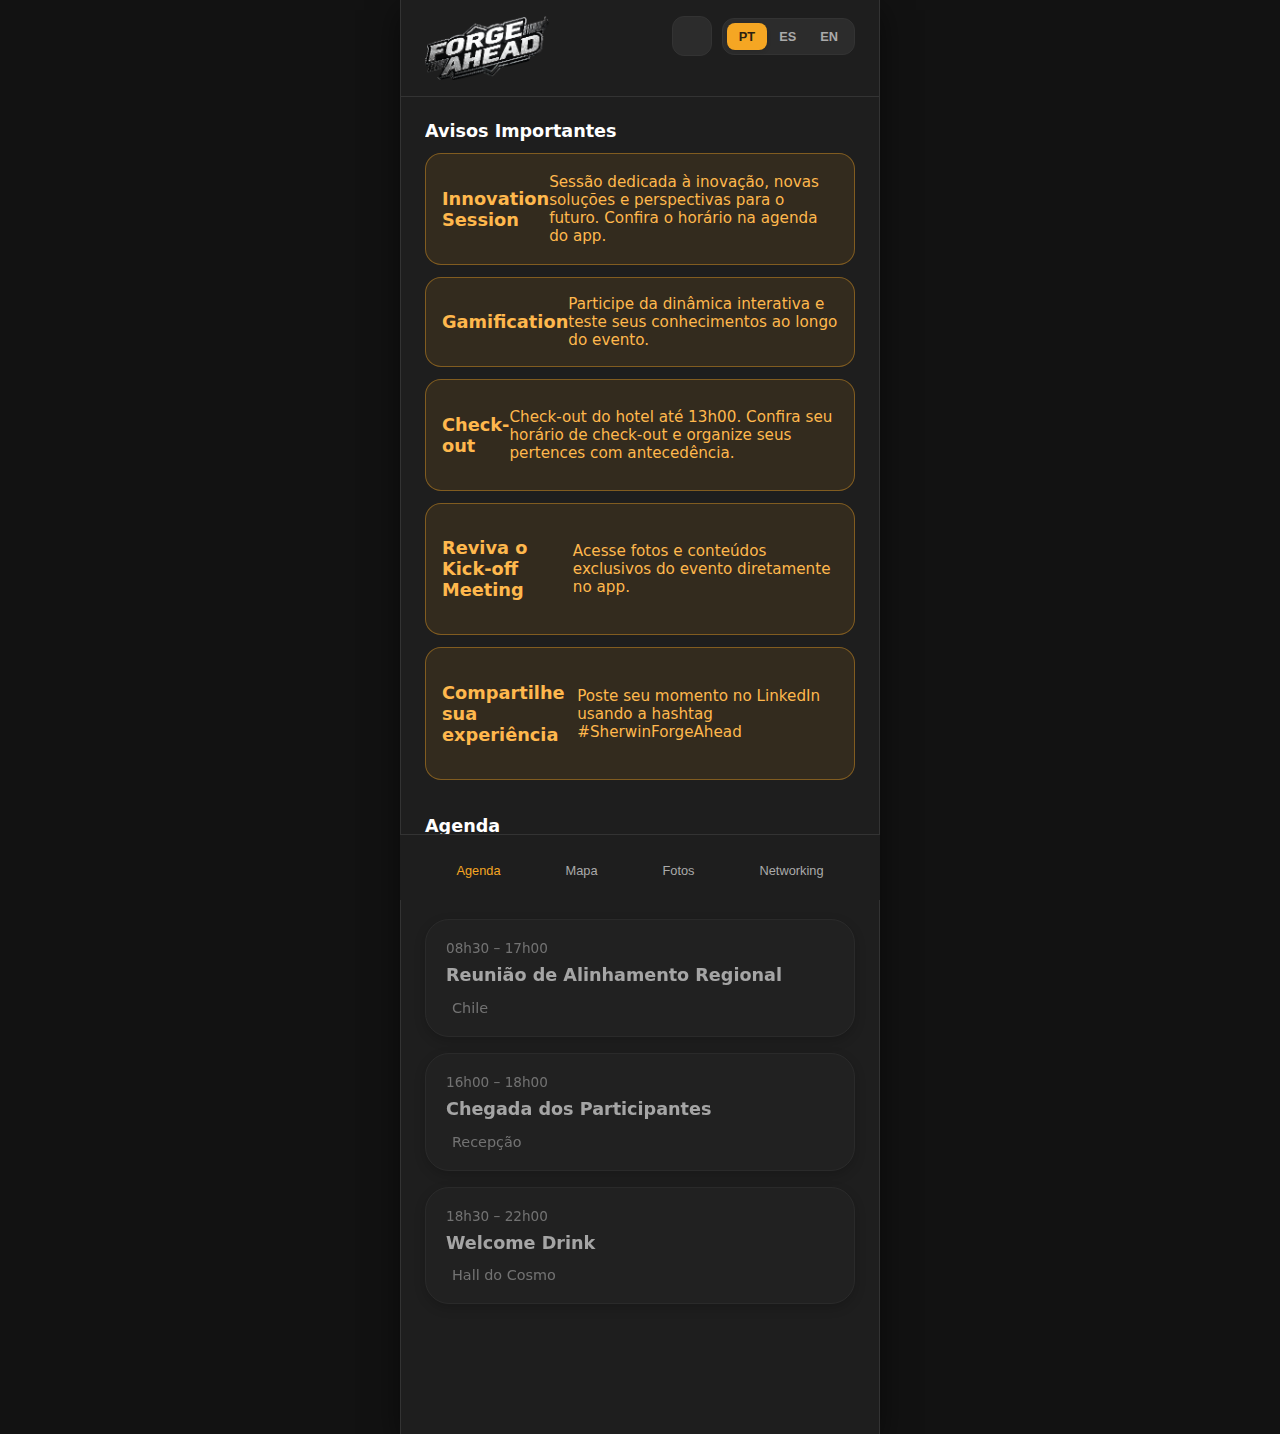
<file: app.html>
<!doctype html>
<html lang="pt-BR">

<head>
  <meta charset="utf-8" />
  <meta name="viewport" content="width=device-width, initial-scale=1, viewport-fit=cover" />
  <title>Kick-Off Meeting Sherwin Willians</title>

  <meta name="description" content="App do Kick-Off Meeting Sherwin Willians." />
  <meta name="theme-color" content="#f5a623" />
  <link rel="apple-touch-icon" sizes="180x180" href="./icons/icon-192.svg" />

  <link rel="manifest" href="./manifest.webmanifest" />
  <link rel="icon" type="image/svg+xml" href="./icons/icon-192.svg" />

  <link rel="preconnect" href="https://fonts.googleapis.com" />
  <link rel="preconnect" href="https://fonts.gstatic.com" crossorigin />
  <link href="https://fonts.googleapis.com/css2?family=Inter:wght@300;400;500;600;700&display=swap" rel="stylesheet" />
  <script src="https://unpkg.com/lucide@latest"></script>
  <script src="https://cdnjs.cloudflare.com/ajax/libs/pdf.js/3.11.174/pdf.min.js"></script>
  <script>
    // Define worker path for PDF.js
    pdfjsLib.GlobalWorkerOptions.workerSrc = 'https://cdnjs.cloudflare.com/ajax/libs/pdf.js/3.11.174/pdf.worker.min.js';
  </script>

  <script>
    (function () {
      const BUILD = '5';
      try {
        const url = new URL(window.location.href);
        const force = url.searchParams.get('forceUpdate') === '1';
        const key = 'app_build';
        const prev = localStorage.getItem(key);

        if (force || prev !== BUILD) {
          localStorage.setItem(key, BUILD);
          const tasks = [];

          if ('caches' in window) {
            tasks.push(
              caches.keys().then((keys) => Promise.all(keys.map((k) => caches.delete(k))))
            );
          }

          if ('serviceWorker' in navigator) {
            tasks.push(
              navigator.serviceWorker.getRegistrations().then((regs) => Promise.all(regs.map((r) => r.unregister())))
            );
          }

          Promise.allSettled(tasks).finally(() => {
            url.searchParams.delete('forceUpdate');
            url.searchParams.set('v', BUILD);
            url.searchParams.set('reload', String(Date.now()));
            window.location.replace(url.toString());
          });
          return;
        }

        if (url.searchParams.get('v') !== BUILD) {
          url.searchParams.set('v', BUILD);
          window.location.replace(url.toString());
        }
      } catch (e) { }
    })();
  </script>

  <link rel="stylesheet" href="./styles.css?v=5" />
</head>

<body class="home-page">
  <main class="app-shell">
    <section class="app-card" aria-label="Kick-Off Meeting Sherwin Willians">
      <header class="home-header">
        <div class="home-header-main">
          <div class="home-title-block">
            <div class="home-logo-wrapper" aria-hidden="true">
              <img src="./assets/logos/forge-ahead.png" alt="FORGE Ahead" class="home-logo" />
            </div>
            <h1 class="home-title" data-i18n="homeTitle" hidden>Kick-Off Meeting Sherwin Willians</h1>
            <p class="home-date" data-i18n="homeDate" hidden>11-14 de Março, 2026</p>
          </div>
          <div class="home-header-controls">
            <button class="theme-toggle" type="button" aria-label="Alternar tema claro/escuro">
              <span class="theme-toggle-icon" aria-hidden="true">
                <i data-lucide="moon"></i>
              </span>
            </button>
            <div class="lang-switcher" role="tablist" aria-label="Selecionar idioma">
              <button class="lang-pill is-active" type="button" role="tab" aria-selected="true">PT</button>
              <button class="lang-pill" type="button" role="tab" aria-selected="false">ES</button>
              <button class="lang-pill" type="button" role="tab" aria-selected="false">EN</button>
            </div>
          </div>
        </div>
      </header>

      <div class="content-container">
        <section class="home-section" data-view="agenda">
          <!-- Notices Section Moved Inside Agenda -->
          <div class="notices-section">
            <header class="section-header notices-header">
              <h2 class="section-title" data-i18n="noticesTitle">Avisos Importantes</h2>
              <button type="button" class="notices-toggle" aria-label="Expandir/Recolher avisos">
                <i data-lucide="chevron-down"></i>
              </button>
            </header>
            <div class="announcement-list" id="announcement-list"></div>
          </div>

          <header class="section-header">
            <h2 class="section-title" data-i18n="agendaTitle">Agenda</h2>
          </header>
          <div class="day-tabs" role="tablist" aria-label="Selecionar dia da agenda">
            <button class="day-pill" type="button" role="tab" aria-selected="false" data-day="sunday"
              data-i18n="sunday">
              Domingo
            </button>
            <button class="day-pill is-active" type="button" role="tab" aria-selected="true" data-day="monday"
              data-i18n="monday">
              Segunda
            </button>
            <button class="day-pill" type="button" role="tab" aria-selected="false" data-day="tuesday"
              data-i18n="tuesday">
              Terça
            </button>
            <button class="day-pill" type="button" role="tab" aria-selected="false" data-day="wednesday"
              data-i18n="wednesday">
              Quarta
            </button>
          </div>

          <div class="schedule-list" id="schedule-list" aria-live="polite">
            <!-- Conteúdo da agenda é preenchido via JavaScript para cada dia -->
          </div>
        </section>

        <section class="home-section is-hidden" data-view="mapa">


          <div class="map-viewer-container">
            <div class="zoom-indicator">100%</div>
            <div class="canvas-wrapper">
              <canvas id="pdf-render"></canvas>
            </div>
            <div class="map-controls">
              <button type="button" class="map-control-btn" id="zoom-in" aria-label="Zoom In">
                <i data-lucide="zoom-in"></i>
              </button>
              <button type="button" class="map-control-btn" id="zoom-out" aria-label="Zoom Out">
                <i data-lucide="zoom-out"></i>
              </button>
            </div>
          </div>

          <div class="locations-section">
            <h3 class="section-subtitle" data-i18n="locationsTitle">Locais</h3>
            <div class="locations-grid" id="locations-grid">
              <!-- JS rendered cards -->
            </div>
          </div>
        </section>

        <section class="home-section is-hidden" data-view="fotos">

          <div class="day-tabs photo-tabs" role="tablist" aria-label="Filtrar fotos por dia">
            <button class="day-pill is-active" type="button" role="tab" data-photo-day="all" data-i18n="allPhotos">
              Todos
            </button>
            <button class="day-pill" type="button" role="tab" data-photo-day="monday" data-i18n="monday">
              Segunda
            </button>
            <button class="day-pill" type="button" role="tab" data-photo-day="tuesday" data-i18n="tuesday">
              Terça
            </button>
            <button class="day-pill" type="button" role="tab" data-photo-day="wednesday" data-i18n="wednesday">
              Quarta
            </button>
          </div>

          <div class="photos-grid" id="photos-grid">
            <!-- JS Rendered Content -->
          </div>
        </section>

        <section class="home-section is-hidden" data-view="networking">
          <header class="section-header">
            <div class="section-title-wrap">
              <h2 class="section-title" data-i18n="networkingTitle">Networking</h2>
              <span class="networking-counter" id="networking-counter"></span>
            </div>
          </header>

          <div class="search-bar-container">
            <div class="search-input-wrapper">
              <i data-lucide="search" class="search-icon"></i>
              <input type="text" id="networking-search" class="search-input" placeholder="Buscar por nome ou país..."
                data-i18n-placeholder="searchPlaceholder">
            </div>
          </div>

          <div class="networking-list" id="networking-list">
            <!-- JS Rendered Participants -->
          </div>
        </section>
        <nav class="bottom-nav" aria-label="Navegação principal do app">
          <button class="bottom-nav-item is-active" type="button" data-view-target="agenda">
            <span class="bottom-nav-icon" aria-hidden="true">
              <i data-lucide="calendar"></i>
            </span>
            <span class="bottom-nav-label" data-i18n="navAgenda">Agenda</span>
          </button>
          <button class="bottom-nav-item" type="button" data-view-target="mapa">
            <span class="bottom-nav-icon" aria-hidden="true">
              <i data-lucide="map"></i>
            </span>
            <span class="bottom-nav-label" data-i18n="navMap">Mapa</span>
          </button>
          <button class="bottom-nav-item" type="button" data-view-target="fotos">
            <span class="bottom-nav-icon" aria-hidden="true">
              <i data-lucide="image"></i>
            </span>
            <span class="bottom-nav-label" data-i18n="navPhotos">Fotos</span>
          </button>
          <button class="bottom-nav-item" type="button" data-view-target="networking">
            <span class="bottom-nav-icon" aria-hidden="true">
              <i data-lucide="users"></i>
            </span>
            <span class="bottom-nav-label" data-i18n="navNetworking">Networking</span>
          </button>
        </nav>
      </div>
    </section>

    <dialog id="app-modal" class="modal app-modal">
      <div class="modal-content">
        <header class="modal-header">
          <h3 id="modal-title" class="modal-title"></h3>
          <button type="button" class="modal-close" aria-label="Fechar modal">
            <i data-lucide="x"></i>
          </button>
        </header>
        <div class="modal-body">
          <p id="modal-description" class="modal-description"></p>
          <p id="modal-participants" class="modal-participants"></p>
          <div class="modal-info">
            <div id="modal-time" class="modal-meta-row modal-time">
              <span class="modal-meta-icon" aria-hidden="true"><i data-lucide="clock"></i></span>
              <span id="modal-time-text"></span>
            </div>
            <div id="modal-location" class="modal-meta-row modal-location">
              <span class="modal-meta-icon" aria-hidden="true"><i data-lucide="map-pin"></i></span>
              <span id="modal-location-text"></span>
            </div>
          </div>
        </div>
        <div id="modal-actions" class="modal-actions"></div>
      </div>
    </dialog>
  </main>

  <script src="https://unpkg.com/@supabase/supabase-js@2/dist/umd/supabase.js"></script>
  <script src="./app.js?v=5" type="module"></script>
</body>

</html>
</file>
<file: styles.css>
:root {
  /* Light Mode (default) */
  --color-bg: #f9f9f9;
  /* Lighter background for the main page */
  --color-bg-card: #ffffff;
  --color-bg-alt: #f0f0f0;

  --color-primary: #f0a500;
  /* Adjusted orange */
  --color-primary-soft: rgba(240, 165, 0, 0.1);
  --color-primary-border: rgba(240, 165, 0, 0.3);

  --color-text-main: #1a1a1a;
  --color-text-muted: #666666;
  --color-text-on-primary: #2b2010;

  --color-nav-bg: #ffffff;
  --color-nav-border: #eeeeee;

  --color-tab-bg: #f5f5f5;
  --color-tab-text: #666666;

  --shadow-soft: 0 4px 12px rgba(0, 0, 0, 0.05);
  --shadow-card: 0 1px 3px rgba(0, 0, 0, 0.05);

  --radius-lg: 24px;
  --radius-md: 16px;
  --radius-sm: 8px;
  --radius-sm: 8px;
  --radius-full: 999px;

  --space-1: 4px;
  --space-2: 8px;
  --space-3: 12px;
  --space-4: 16px;
  --space-5: 20px;
  --space-6: 24px;
  --space-8: 32px;


  --font-sans: 'Inter', system-ui, -apple-system, sans-serif;
}

/* Dark Mode Override */
body.dark-mode {
  --color-bg: #121212;
  --color-bg-card: #1e1e1e;
  --color-bg-alt: #2c2c2c;

  --color-primary: #f5a623;
  /* Brighter orange from reference */
  --color-primary-soft: rgba(245, 166, 35, 0.15);
  --color-primary-border: rgba(245, 166, 35, 0.5);

  --color-text-main: #ffffff;
  --color-text-muted: #aaaaaa;

  --color-nav-bg: #1e1e1e;
  --color-nav-border: #333333;

  --color-tab-bg: #2c2c2c;
  --color-tab-text: #888888;

  --shadow-soft: 0 10px 30px rgba(0, 0, 0, 0.5);
  --shadow-card: 0 4px 12px rgba(0, 0, 0, 0.3);
}

/* Scrollbar styling - Hidden for native app feel */
::-webkit-scrollbar {
  width: 0px;
  height: 0px;
  background: transparent;
  display: none;
}

* {
  scrollbar-width: none;
  -ms-overflow-style: none;
}

* {
  box-sizing: border-box;
}

html,
body {
  margin: 0;
  padding: 0;
  height: 100%;
  font-family: var(--font-sans);
  background-color: var(--color-bg);
  color: var(--color-text-main);
}

body {
  background-color: var(--color-bg);
  color: var(--color-text-main);
  transition: background-color 0.3s ease, color 0.3s ease;
  -webkit-font-smoothing: antialiased;
}

/* App Shell - The outer wrapper */
.app-shell {
  min-height: 100%;
  width: 100vw;
  display: flex;
  justify-content: center;
  align-items: stretch;
  background-color: var(--color-bg);
}

/* Home page specific shell overrides -> Mobile full width */
.home-page .app-shell {
  align-items: stretch;
  justify-content: center;
  padding: 0;
}

/* Remove the old isolated login-card styles but keep the decorative element if desired */
/* Main App Card - Unified Container */
.app-card {
  width: 100%;
  max-width: 480px;
  min-height: 100vh;
  /* Fallback */
  min-height: 100dvh;
  margin: 0 auto;
  background: var(--color-bg-card);
  box-shadow: var(--shadow-soft);
  display: flex;
  flex-direction: column;
  position: relative;
  background: var(--color-bg-card);
}

/* Login specific overrides */
/* Login specific overrides */
.app-card.login-mode {
  padding: 80px 24px 40px;
  /* Reduced side padding for mobile to 24px */
  justify-content: flex-start;
  /* Aligns content to top instead of center */
  gap: 24px;
  overflow-y: auto;

  /* New Full Screen Background Style */
  background-image: url('./assets/backgrounds/login-bg.jpg');
  background-size: cover;
  background-position: center;
  background-color: #1a1a1a;
  border: none;
  box-shadow: none;
}

/* Optional: Add a subtle decorative element for login to make it pop */
/* Removed previous pseudo-element as the background image handles the design */

@media (min-width: 480px) {
  .app-card {
    min-height: 100vh;
    /* Keep full height on desktop */
    border-radius: 0;
    /* Remove border-radius for main app card on desktop */
    margin: 0 auto;
    /* No external margins for main app card */
    border-left: 1px solid var(--color-nav-border);
    border-right: 1px solid var(--color-nav-border);
  }

  /* Login behaves same as App on desktop: Full strip */
  /* Login specific overrides for desktop - ensuring it respects the mobile card shape */
  .app-card.login-mode {
    /* Reset to mobile app width */
    max-width: 480px;
    width: 100%;
    /* Restore borders to match app-card if they were unset by base login-mode */
    border-left: 1px solid var(--color-nav-border);
    border-right: 1px solid var(--color-nav-border);
    /* Ensure it's centered */
    margin: 0 auto;
  }
}

/* Scrollable Content Area */
/* Scrollable Content Area */
.content-container {
  flex: 1 0 auto;
  /* Conteúdo cresce normalmente e deixa o scroll para o body */
  display: flex;
  flex-direction: column;
  padding: 24px 24px 0;
  overflow-y: visible;
}

/* Login specific text overrides */
.login-mode .login-subtitle-muted,
.login-mode .helper-text {
  color: #cccccc;
}

.login-mode label {
  color: #e0e0e0;
}

/* Style inputs for dark background */
.login-mode .field-with-icon {
  background: rgba(30, 30, 30, 0.6);
  border-color: rgba(255, 255, 255, 0.2);
  -webkit-backdrop-filter: blur(4px);
  backdrop-filter: blur(4px);
}

.login-mode .field-with-icon input {
  color: #ffffff;
}

.login-mode .field-with-icon input::placeholder {
  color: #888888;
}

.login-mode .field-icon svg {
  fill: #aaaaaa;
}

.login-mode .primary-button {
  background: linear-gradient(90deg, #ffb700 0%, #e68a00 100%);
  color: #000000;
  font-weight: 700;
  border: none;
}

.login-mode .link-button {
  color: #ffb700;
}

/* Footer copyright */
.login-footer {
  margin-top: auto;
  /* Pushes footer to the bottom */
  width: 100%;
  text-align: center;
  padding-bottom: 24px;
  /* Ensure safe distance from bottom edge */
}

.login-footer small {
  color: #666;
}

.login-header {
  display: flex;
  flex-direction: column;
  align-items: center;
  text-align: center;
  gap: 24px;
}

.login-logo-container img {
  width: 100%;
  max-width: 550px;
  height: auto;
  display: block;
}

/* Home (in-app) header */
/* Home (in-app) header */
/* Home (in-app) header */
.home-header {
  background: var(--color-bg-card);
  border-bottom: 1px solid var(--color-nav-border);
  flex-shrink: 0;
  z-index: 10;
  position: sticky;
  top: 0;
  min-height: 80px;
  /* Tallen it */
  display: flex;
  flex-direction: column;
  justify-content: center;
  /* Vertically center content */
  padding: 16px 24px;
}

/* ... existing code ... */

.bottom-nav {
  /* Position relative in flex flow */
  position: relative;
  bottom: auto;
  left: auto;
  right: auto;
  flex-shrink: 0;
  /* Prevent shrinking */

  width: 100%;
  padding: 12px 24px 24px;
  display: flex;
  align-items: center;
  justify-content: space-around;
  background: var(--color-bg-card);
  border-top: 1px solid var(--color-nav-border);
  z-index: 100;
  margin: 0;
}

.home-header-main {
  display: flex;
  align-items: flex-start;
  justify-content: space-between;
  gap: 16px;
}

.home-title-block {
  display: flex;
  flex-direction: column;
  gap: 4px;
}

.home-logo-wrapper {
  height: 64px;
  display: flex;
  align-items: center;
}

.home-logo {
  max-height: 64px;
  max-width: 180px;
  display: block;
}

.home-title {
  margin: 0;
  font-size: 1.5rem;
  line-height: 1.2;
  font-weight: 600;
  color: var(--color-text-main);
}

.home-date {
  margin: 4px 0 0;
  font-size: 0.95rem;
  color: var(--color-primary);
  font-weight: 500;
  white-space: nowrap;
}

.home-header-controls {
  display: inline-flex;
  align-items: center;
  gap: 10px;
}

.theme-toggle {
  width: 40px;
  height: 40px;
  border-radius: 12px;
  border: 1px solid var(--color-nav-border);
  background: var(--color-bg-alt);
  display: inline-flex;
  align-items: center;
  justify-content: center;
  cursor: pointer;
  color: var(--color-text-muted);
  padding: 0;
  transition: all 0.2s;
}

.theme-toggle:hover {
  background: var(--color-bg);
  color: var(--color-text-main);
}

.theme-toggle svg {
  width: 20px;
  height: 20px;
  stroke: currentColor;
  stroke-width: 2;
  fill: none;
}

.lang-switcher {
  display: inline-flex;
  align-items: center;
  padding: 4px;
  border-radius: 12px;
  background: var(--color-bg-alt);
  border: 1px solid var(--color-nav-border);
}

.lang-pill {
  border: none;
  background: transparent;
  color: var(--color-text-muted);
  font-size: 0.8rem;
  font-weight: 600;
  padding: 6px 12px;
  border-radius: 8px;
  cursor: pointer;
  transition: all 0.2s;
}

.lang-pill.is-active {
  background: var(--color-primary);
  color: var(--color-text-on-primary);
  box-shadow: 0 2px 4px rgba(0, 0, 0, 0.1);
}

.home-main {
  padding: 0 24px 24px;
  display: flex;
  flex-direction: column;
  gap: 24px;
  flex: 1 1 auto;
  overflow-y: auto;
  background: var(--color-bg-card);
  /* Ensure matches header */
}

.home-section {
  display: flex;
  flex-direction: column;
  gap: 12px;
  /* Account for taller mobile navbar with safe area */
  padding-bottom: calc(130px + env(safe-area-inset-bottom, 0px));
}

.section-header {
  display: flex;
  align-items: center;
  justify-content: space-between;
  margin-bottom: 4px;
}

.section-title-wrap {
  display: inline-flex;
  align-items: center;
  gap: 10px;
}

.section-title {
  margin: 0;
  font-size: 1.1rem;
  font-weight: 600;
  color: var(--color-text-main);
}

.section-icon {
  /* Replaced by inline SVG in HTML or just hidden/styled differently if needed. 
     Design shows icon is just next to text, not in a circle usually, but let's keep circle if it looks good or adjust.
     Reference image "Avisos Importantes" has a bell icon, no circle background visible, just color.
  */
  width: auto;
  height: auto;
  border: none;
  background: transparent;
  display: inline-flex;
  align-items: center;
  justify-content: center;
}

.section-icon svg {
  width: 20px;
  height: 20px;
  stroke: var(--color-primary);
  stroke-width: 2;
  fill: none;
}

.notices-section {
  margin-bottom: 24px;
  transition: all 0.3s ease;
  overflow: hidden;
}

.notices-header {
  display: flex;
  justify-content: space-between;
  align-items: center;
  margin-bottom: 12px;
}

.notices-toggle {
  background: none;
  border: none;
  color: var(--color-text-muted);
  cursor: pointer;
  padding: 4px;
  transition: transform 0.3s ease;
  display: flex;
  align-items: center;
  justify-content: center;
}

.notices-section.is-collapsed .announcement-list {
  display: none;
}

.notices-section.is-collapsed {
  margin-bottom: 16px;
  /* Smaller margin when collapsed */
}

.announcement-list {
  display: flex;
  flex-direction: column;
  gap: 12px;
  animation: fadeInDown 0.4s ease;
}

.announcement-card {
  border-radius: var(--radius-md);
  padding: 16px;
  border: 1px solid var(--color-primary-border);
  background: var(--color-primary-soft);
  font-size: 0.95rem;
  font-weight: 500;
  color: var(--color-primary);
  transition: all 0.2s;
  display: flex;
  align-items: center;
}

.announcement-card:active {
  transform: scale(0.98);
}

@keyframes fadeInDown {
  from {
    opacity: 0;
    transform: translateY(-10px);
  }

  to {
    opacity: 1;
    transform: translateY(0);
  }
}

/* Dark mode specific override for announcement cards */
body.dark-mode .announcement-card {
  background: rgba(245, 166, 35, 0.1);
  /* Very subtle orange tint on dark */
  border-color: rgba(245, 166, 35, 0.4);
  color: #ffb84d;
  /* Light orange text */
}

/* Specific styling for notice text if needed */
.announcement-card p {
  margin: 0;
  color: inherit;
}

.announcement-card p {
  margin: 0;
}

.day-tabs {
  margin-top: 0;
  display: flex;
  gap: 10px;
  /* background: transparent; Reference shows separation */
  padding: 0;
  border: none;
  overflow-x: auto;
  /* Hide scrollbar */
  scrollbar-width: none;
  -ms-overflow-style: none;
  cursor: grab;
  -webkit-user-select: none;
  -ms-user-select: none;
  user-select: none;
  /* Horizontal scroll via native overflow; touch-action removed for wider iOS support */
}

.day-tabs:active {
  cursor: grabbing;
}

.day-tabs::-webkit-scrollbar {
  display: none;
}

.day-pill {
  border: 1px solid var(--color-nav-border);
  background: var(--color-bg-alt);
  color: var(--color-tab-text);
  font-size: 0.95rem;
  font-weight: 500;
  padding: 10px 20px;
  border-radius: 12px;
  cursor: pointer;
  white-space: nowrap;
  flex: 1;
  /* Distribute evenly if possible, or auto */
  text-align: center;
  transition: all 0.2s;
}

.day-pill.is-active {
  background: var(--color-primary);
  color: #2b2010;
  /* Always dark text on orange pill */
  border-color: var(--color-primary);
  font-weight: 700;
  box-shadow: 0 4px 12px rgba(245, 166, 35, 0.4);
}

/* Dark mode active text override if needed */
body.dark-mode .day-pill.is-active {
  color: #1a1205;
}

.schedule-list {
  margin-top: 16px;
  display: flex;
  flex-direction: column;
  gap: 16px;
}

.session-card {
  border-radius: var(--radius-lg);
  padding: 20px;
  background: var(--color-bg-card);
  border: 1px solid var(--color-nav-border);
  box-shadow: var(--shadow-card);
  position: relative;
}

/* Dark mode session card: make it slightly lighter than bg-card if needed, or keeping it flat */
body.dark-mode .session-card {
  background: #242424;
  /* Distinct from #1e1e1e base */
  border-color: #333;
}

.session-header {
  display: flex;
  align-items: flex-start;
  justify-content: space-between;
  margin-bottom: 8px;
}

.session-time {
  font-size: 0.85rem;
  color: var(--color-text-muted);
  font-weight: 500;
}

.session-favorite-btn {
  background: transparent;
  border: none;
  padding: 4px;
  cursor: pointer;
  color: var(--color-text-muted);
  display: flex;
  align-items: center;
  justify-content: center;
}

.session-favorite-btn svg {
  width: 20px;
  height: 20px;
  fill: none;
  stroke: currentColor;
  stroke-width: 2;
}

.session-status {
  display: inline-flex;
  align-items: center;
  gap: 6px;
  font-size: 0.8rem;
  font-weight: 600;
  border-radius: 999px;
  padding: 4px 12px;
  /* Default "Agora" style matching image: Greenish */
  background: rgba(33, 145, 72, 0.15);
  color: #219148;
}

.session-status.session-status-next {
  background: rgba(240, 165, 0, 0.15);
  color: #b37b00;
  /* Darker orange for readability */
}

/* Dark mode adjustment for green - brighter */
body.dark-mode .session-status {
  background: rgba(33, 145, 72, 0.25);
  color: #50ff8c;
  border: 1px solid rgba(80, 255, 140, 0.2);
}

body.dark-mode .session-status.session-status-next {
  background: rgba(245, 166, 35, 0.25);
  color: #ffcf4a;
  border: 1px solid rgba(245, 166, 35, 0.2);
}

.session-card.is-finished {
  opacity: 0.6;
  filter: grayscale(0.5);
  background: var(--color-bg-alt);
  /* Slightly different bg to indicate inactive */
}

.session-status-dot {
  width: 6px;
  height: 6px;
  border-radius: 999px;
  background: currentColor;
}

.session-title {
  margin: 0 0 6px;
  font-size: 1.1rem;
  font-weight: 700;
  color: var(--color-text-main);
  line-height: 1.3;
}

.session-meta {
  display: inline-flex;
  align-items: center;
  gap: 6px;
  font-size: 0.9rem;
  color: var(--color-text-muted);
}

.session-meta-icon svg {
  width: 16px;
  height: 16px;
  stroke: var(--color-text-muted);
  stroke-width: 2;
  fill: none;
}

.bottom-nav {
  position: fixed;
  bottom: 0;
  left: 50%;
  transform: translateX(-50%);
  width: 100%;
  max-width: 480px;
  padding: 12px 24px calc(12px + env(safe-area-inset-bottom, 12px));
  display: flex;
  align-items: center;
  justify-content: space-around;
  background: var(--color-bg-card);
  border-top: 1px solid var(--color-nav-border);
  z-index: 100;
  /* High Z-index to stay on top */
  margin: 0;
  /* No margin auto needed */
}

.bottom-nav-item {
  border: none;
  background: transparent;
  display: inline-flex;
  flex-direction: column;
  align-items: center;
  justify-content: center;
  gap: 6px;
  padding: 10px 12px;
  border-radius: 12px;
  color: var(--color-text-muted);
  font-size: 0.8rem;
  font-weight: 500;
  cursor: pointer;
  transition: all 0.2s;
}

.bottom-nav-item.is-active {
  background: transparent;
  /* Design doesn't show background, just color change */
  color: var(--color-primary);
}

.bottom-nav-icon svg {
  width: 26px;
  height: 26px;
  stroke: currentColor;
  stroke-width: 2.2;
  fill: none;
}

/* Adjust for filled icons if design requires filled, looks like outlined in ref */

.is-hidden {
  display: none !important;
}

.app-content {
  font-size: 0.9rem;
  color: var(--color-text-main);
  display: flex;
  flex-direction: column;
  gap: 10px;
}

.login-subtitle-strong {
  margin: 0;
  text-transform: uppercase;
  font-size: 0.85rem;
  letter-spacing: 0.16em;
  color: var(--color-primary);
  font-weight: 600;
}

.login-subtitle-muted {
  margin: 4px 0 0;
  font-size: 0.9rem;
  color: var(--color-text-muted);
}

.login-form {
  display: flex;
  flex-direction: column;
  gap: 24px;
  width: 100%;
  max-width: 400px;
  margin: 0 auto;
  /* Center the form */
}

#reset-form {
  display: none;
}

.field-group {
  display: flex;
  flex-direction: column;
  gap: 8px;
}

.field-group label {
  font-size: 0.85rem;
  font-weight: 500;
  color: var(--color-text-muted);
}

.field-with-icon {
  position: relative;
  display: flex;
  align-items: center;
  gap: 12px;
  padding: 12px 16px;
  background: var(--color-bg-alt);
  border-radius: var(--radius-md);
  border: 1px solid var(--color-nav-border);
  box-shadow: inset 0 0 0 1px transparent;
}

.field-with-icon:focus-within {
  border-color: rgba(245, 166, 35, 0.8);
  box-shadow: 0 0 0 1px rgba(245, 166, 35, 0.6), 0 0 0 4px rgba(245, 166, 35, 0.15);
}

.field-icon svg {
  width: 18px;
  height: 18px;
  fill: var(--color-text-muted);
}

.field-icon {
  display: flex;
  align-items: center;
  justify-content: center;
}

.field-with-icon input {
  flex: 1;
  border: none;
  outline: none;
  background: transparent;
  color: var(--color-text-main);
  font-size: 0.95rem;
  line-height: 1.2;
  padding: 2px 0;
}

.field-with-icon input::placeholder {
  color: rgba(184, 170, 148, 0.8);
}

.password-field {
  padding-right: 6px;
}

.password-toggle {
  border: none;
  outline: none;
  background: transparent;
  display: inline-flex;
  align-items: center;
  justify-content: center;
  border-radius: 50%;
  padding: 4px;
  cursor: pointer;
  color: var(--color-text-muted);
}

.password-toggle:hover {
  background: rgba(255, 255, 255, 0.04);
}

.password-toggle svg {
  width: 18px;
  height: 18px;
  fill: currentColor;
}

.password-toggle .icon-hide {
  display: none;
}

.password-visible .password-toggle .icon-show {
  display: none;
}

.password-visible .password-toggle .icon-hide {
  display: block;
}

.password-visible input[type="password"] {
  -webkit-text-security: none;
}

.field-error {
  min-height: 0;
  font-size: 0.75rem;
  color: var(--color-error);
  margin: 2px 0 0;
}

.helper-text {
  margin: 0;
  font-size: 0.8rem;
  color: var(--color-text-muted);
}

.primary-button {
  margin-top: 12px;
  width: 100%;
  border: none;
  border-radius: var(--radius-md);
  padding: 14px 20px;
  background: linear-gradient(135deg, #ffcf4a, #f5a623);
  color: #3a250c;
  font-weight: 600;
  font-size: 0.98rem;
  cursor: pointer;
  display: inline-flex;
  align-items: center;
  justify-content: center;
  gap: 10px;
  box-shadow: 0 4px 14px rgba(0, 0, 0, 0.15);
  transition: transform var(--transition-fast), box-shadow var(--transition-fast), filter var(--transition-fast);
}

.primary-button:hover {
  filter: brightness(1.03);
  transform: translateY(-1px);
  box-shadow: 0 6px 20px rgba(0, 0, 0, 0.2);
}

.primary-button:active {
  transform: translateY(1px) scale(0.99);
  box-shadow: 0 2px 10px rgba(0, 0, 0, 0.15);
}

.primary-button:disabled {
  opacity: 0.7;
  cursor: default;
  transform: none;
  box-shadow: 0 12px 26px rgba(0, 0, 0, 0.5);
}

.button-spinner {
  width: 16px;
  height: 16px;
  border-radius: 999px;
  border: 2px solid rgba(58, 37, 12, 0.5);
  border-top-color: #3a250c;
  animation: spin 600ms linear infinite;
  display: none;
}

.primary-button.loading .button-spinner {
  display: inline-block;
}

.primary-button.loading .button-label {
  opacity: 0.85;
}

.link-button {
  margin-top: 4px;
  border: none;
  background: transparent;
  color: var(--color-primary);
  font-size: 0.85rem;
  text-decoration: none;
  cursor: pointer;
  align-self: center;
}

.link-button:hover {
  text-decoration: underline;
}

.info-box {
  margin-top: 24px;
  padding: 12px 14px;
  border-radius: var(--radius-md);
  border: 1px solid var(--color-primary-border);
  background: var(--color-primary-soft);
  font-size: 0.8rem;
  color: var(--color-text-main);
}

.info-box p {
  margin: 0;
}

.login-card.reset-mode #login-form {
  display: none;
}

.login-card.reset-mode #reset-form {
  display: flex;
}

.login-footer {
  margin-top: 4px;
  text-align: center;
  font-size: 0.75rem;
  color: var(--color-text-muted);
}

@keyframes spin {
  to {
    transform: rotate(360deg);
  }
}

@media (min-width: 480px) {
  .login-card {
    padding: 36px 32px 28px;
  }

  .login-title-group h1 {
    font-size: 1.7rem;
  }
}

@media (min-width: 768px) {
  .app-shell {
    padding: 0px;
  }

  .login-card {
    max-width: 440px;
  }
}

/* Modal / Bottom Sheet Styles */
.app-modal {
  border: none;
  background: transparent;
  padding: 0;
  margin: 0;
  width: 100%;
  height: 100%;
  max-width: 100%;
  max-height: 100%;
  position: fixed;
  z-index: 1000;
  /* display: flex; REMOVED to allow dialog to be hidden */
  align-items: flex-end;
  /* Bottom sheet */
  justify-content: center;
  -webkit-backdrop-filter: blur(4px);
  backdrop-filter: blur(4px);
  background-color: rgba(0, 0, 0, 0.6);
  opacity: 0;
  transition: opacity 0.3s ease;
}

.app-modal[open] {
  opacity: 1;
  display: flex;
}

/* Base Modal Content */
.modal-content {
  background: var(--color-bg-card);
  color: var(--color-text-main);
  width: 100%;
  max-width: 480px;
  /* Match app card width */
  border-radius: 24px 24px 0 0;
  padding: 24px;
  box-shadow: 0 -4px 24px rgba(0, 0, 0, 0.1);
  transform: translateY(100%);
  transition: transform 0.3s cubic-bezier(0.2, 0.8, 0.2, 1);
  display: flex;
  flex-direction: column;
  gap: 16px;
}

.app-modal[open] .modal-content {
  transform: translateY(0);
}

.modal-header {
  display: flex;
  justify-content: space-between;
  align-items: flex-start;
}

.modal-title {
  margin: 0;
  font-size: 1.25rem;
  font-weight: 700;
  line-height: 1.3;
  color: var(--color-text-main);
  padding-right: 16px;
}

.modal-close {
  background: transparent;
  border: none;
  color: #888;
  cursor: pointer;
  padding: 4px;
}

.modal-body {
  display: flex;
  flex-direction: column;
  gap: 8px;
}

.modal-time,
.modal-location {
  margin: 0;
  font-size: 0.9rem;
  color: var(--color-text-muted);
  font-weight: 500;
}

.modal-description {
  margin-top: 8px;
  font-size: 0.95rem;
  line-height: 1.5;
  color: var(--color-text-main);
  opacity: 0.9;
}

.modal-actions {
  display: flex;
  gap: 12px;
  margin-top: 8px;
}

.action-btn {
  flex: 1;
  padding: 12px;
  border-radius: 12px;
  border: none;
  font-weight: 600;
  font-size: 0.95rem;
  cursor: pointer;
  display: flex;
  align-items: center;
  justify-content: center;
  gap: 8px;
  transition: all 0.2s;
}

.btn-primary {
  background: var(--color-primary);
  color: #2b2010;
}

.btn-secondary {
  background: rgba(255, 255, 255, 0.1);
  color: #fff;
}

/* Hide ::backdrop because we handle it above for animation */
.app-modal::backdrop {
  background: transparent;
}

/* Map Tab Styling */
.map-header-block {
  margin-bottom: 24px;
}

.map-titles {
  display: flex;
  flex-direction: column;
}

.map-subtitle {
  margin: 4px 0 0;
  font-size: 0.95rem;
  color: var(--color-primary);
  font-weight: 500;
}

.map-viewer-container {
  background: var(--color-bg-alt);
  position: relative;
  overflow: hidden;
  height: 400px;
  display: flex;
  align-items: center;
  justify-content: center;
  border-top: 1px solid var(--color-nav-border);
  border-bottom: 1px solid var(--color-nav-border);
  margin: 0 -24px 24px -24px;
  width: calc(100% + 48px);
}

.canvas-wrapper {
  overflow: auto;
  width: 100%;
  height: 100%;
  display: block;
  -webkit-overflow-scrolling: touch;
  touch-action: pan-x pan-y;
  /* Allow default scroll behavior */
  cursor: grab;
}

.canvas-wrapper:active {
  cursor: grabbing;
}

.zoom-indicator {
  display: none;
  /* Hidden as requested */
  position: absolute;
  top: 16px;
  left: 16px;
  background: rgba(255, 255, 255, 0.9);
  color: var(--color-primary);
  padding: 6px 14px;
  border-radius: 20px;
  font-size: 0.85rem;
  font-weight: 700;
  z-index: 10;
  -webkit-backdrop-filter: blur(8px);
  backdrop-filter: blur(8px);
  border: 1px solid var(--color-nav-border);
  box-shadow: var(--shadow-card);
}

.map-controls {
  position: absolute;
  bottom: 16px;
  right: 16px;
  display: flex;
  flex-direction: column;
  gap: 10px;
  z-index: 10;
}

.map-control-btn {
  width: 48px;
  height: 48px;
  border-radius: 50%;
  background: #ffffff;
  color: var(--color-text-main);
  border: 1px solid var(--color-nav-border);
  display: flex;
  align-items: center;
  justify-content: center;
  cursor: pointer;
  box-shadow: 0 4px 12px rgba(0, 0, 0, 0.1);
  transition: all 0.2s cubic-bezier(0.25, 0.8, 0.25, 1);
}

.map-control-btn:active {
  transform: scale(0.92);
  transform: scale(0.92);
  background: var(--color-bg-alt);
  color: var(--color-primary);
}

.map-control-btn svg {
  width: 22px;
  height: 22px;
  stroke-width: 2.5;
}

.locations-section {
  display: flex;
  flex-direction: column;
  gap: 20px;
}

.locations-grid {
  display: grid;
  grid-template-columns: 1fr 1fr;
  gap: 16px;
}

.location-card {
  background: var(--color-bg-card);
  /* Default light card */
  border: 1px solid var(--color-nav-border);
  /* Subtle border */
  border-radius: var(--radius-md);
  padding: 20px;
  display: flex;
  flex-direction: column;
  align-items: flex-start;
  /* Left align for cleaner look */
  gap: 14px;
  cursor: pointer;
  transition: all 0.3s ease;
  box-shadow: 0 2px 8px rgba(0, 0, 0, 0.04);
  position: relative;
  overflow: hidden;
}

/* Optional hover glow effect */
.location-card::after {
  content: "";
  position: absolute;
  top: 0;
  left: 0;
  right: 0;
  bottom: 0;
  border-radius: var(--radius-md);
  box-shadow: inset 0 0 0 1px rgba(240, 165, 0, 0.0);
  transition: box-shadow 0.3s ease;
}

.location-card:hover {
  transform: translateY(-2px);
  box-shadow: 0 8px 24px rgba(0, 0, 0, 0.08);
  border-color: rgba(240, 165, 0, 0.5);
}

.location-card:hover::after {
  box-shadow: inset 0 0 0 1px rgba(240, 165, 0, 0.3);
}

.location-icon {
  width: 40px;
  height: 40px;
  display: flex;
  align-items: center;
  justify-content: center;
  border-radius: 50%;
  color: #ffb700;
  /* Primary Yellow/Orange */
  background: rgba(240, 165, 0, 0.1);
  color: var(--color-primary);
  /* Subtle glow bg */
  box-shadow: none;
}

.location-icon svg {
  width: 20px;
  height: 20px;
  stroke: currentColor;
  fill: none;
  stroke-width: 2.5;
}

.location-info {
  display: flex;
  flex-direction: column;
  gap: 4px;
}

.location-info h4 {
  margin: 0;
  font-size: 0.95rem;
  font-weight: 600;
  color: var(--color-text-main);
  /* Adaptive text */
  line-height: 1.3;
}

.location-info p {
  margin: 0;
  font-size: 0.8rem;
  color: var(--color-text-muted);
  /* Muted text */
  font-weight: 400;
}

/* Photos Grid & Cards */
.photos-grid {
  display: grid;
  grid-template-columns: repeat(2, 1fr);
  gap: 12px;
  padding-bottom: 24px;
}

.photo-card {
  aspect-ratio: 1;
  /* Square for now */
  background: var(--color-bg-alt);
  border-radius: var(--radius-md);
  position: relative;
  overflow: hidden;
  border: 1px solid var(--color-nav-border);
  box-shadow: var(--shadow-card);
}

.photo-placeholder {
  width: 100%;
  height: 100%;
  background: linear-gradient(135deg, #ddd 25%, #eee 25%, #eee 50%, #ddd 50%, #ddd 75%, #eee 75%, #eee 100%);
  background-size: 40px 40px;
  display: flex;
  align-items: center;
  justify-content: center;
  color: var(--color-text-muted);
  font-size: 0.8rem;
}

.photo-image-wrapper {
  width: 100%;
  height: 100%;
  overflow: hidden;
}

.photo-image {
  width: 100%;
  height: 100%;
  object-fit: cover;
  display: block;
}

.photo-download-btn {
  position: absolute;
  bottom: 8px;
  right: 8px;
  width: 36px;
  height: 36px;
  border-radius: 50%;
  background: rgba(0, 0, 0, 0.6);
  color: #fff;
  border: none;
  display: flex;
  align-items: center;
  justify-content: center;
  cursor: pointer;
  -webkit-backdrop-filter: blur(4px);
  backdrop-filter: blur(4px);
  transition: all 0.2s;
  opacity: 0.8;
}

.photo-download-btn:hover {
  background: var(--color-primary);
  color: #000;
  opacity: 1;
  transform: scale(1.05);
}

.photo-download-btn svg {
  width: 18px;
  height: 18px;
  stroke: currentColor;
  stroke-width: 2.5;
}

.photo-share-btn {
  position: absolute;
  bottom: 8px;
  right: 52px;
  /* Positioned to the left of download (8px right + 36px width + 8px gap) */
  width: 36px;
  height: 36px;
  border-radius: 50%;
  background: rgba(0, 0, 0, 0.6);
  color: #fff;
  border: none;
  display: flex;
  align-items: center;
  justify-content: center;
  cursor: pointer;
  -webkit-backdrop-filter: blur(4px);
  backdrop-filter: blur(4px);
  transition: all 0.2s;
  opacity: 0.8;
}

.photo-share-btn:hover {
  background: var(--color-primary);
  color: #000;
  transform: scale(1.05);
  opacity: 1;
}

.photo-share-btn svg {
  width: 16px;
  height: 16px;
  fill: currentColor;
  stroke: none;
}

/* Dark mode overrides */
body.dark-mode .photo-placeholder {
  background: linear-gradient(135deg, #333 25%, #3a3a3a 25%, #3a3a3a 50%, #333 50%, #333 75%, #3a3a3a 75%, #3a3a3a 100%);
  background-size: 40px 40px;
}

/* Map Dark Overrides */
body.dark-mode .map-viewer-container {
  background: #121212;
  border-color: rgba(255, 255, 255, 0.1);
}

/* Map Dark Overrides */
body.dark-mode .map-viewer-container {
  background: #121212;
  border-color: rgba(255, 255, 255, 0.1);
  box-shadow: var(--shadow-card);
}

body.dark-mode .location-card {
  background: linear-gradient(165deg, #2a2a2a, #1a1a1a);
  border-color: rgba(255, 255, 255, 0.08);
  box-shadow: 0 4px 12px rgba(0, 0, 0, 0.2);
}

body.dark-mode .location-icon {
  background: rgba(255, 183, 0, 0.1);
  color: #ffb700;
  box-shadow: 0 0 12px rgba(255, 183, 0, 0.1);
}

/* Modal Dark Override */
body.dark-mode .modal-content {
  box-shadow: 0 -8px 32px rgba(0, 0, 0, 0.6);
}

body.dark-mode .zoom-indicator {
  background: rgba(18, 18, 18, 0.85);
  color: #ffb700;
  border-color: rgba(255, 255, 255, 0.08);
}

body.dark-mode .map-control-btn {
  background: rgba(18, 18, 18, 0.9);
  color: #fff;
  border-color: rgba(255, 255, 255, 0.1);
  box-shadow: 0 4px 16px rgba(0, 0, 0, 0.4);
}

body.dark-mode .location-card:hover {
  transform: translateY(-4px);
  box-shadow: 0 8px 20px rgba(0, 0, 0, 0.3);
  border-color: rgba(240, 165, 0, 0.3);
}

/* Networking Section Styles */
.networking-counter {
  font-size: 0.9rem;
  color: var(--color-primary);
  font-weight: 600;
  margin-left: auto;
}

.search-bar-container {
  margin-bottom: 24px;
}

.search-input-wrapper {
  position: relative;
  display: flex;
  align-items: center;
}

.search-icon {
  position: absolute;
  left: 16px;
  width: 20px;
  height: 20px;
  color: var(--color-text-muted);
  pointer-events: none;
}

.search-input {
  width: 100%;
  padding: 12px 16px 12px 48px;
  border-radius: var(--radius-md);
  border: 1px solid var(--color-nav-border);
  background: var(--color-bg-alt);
  color: var(--color-text-main);
  font-size: 1rem;
  font-family: var(--font-sans);
  transition: all 0.2s;
}

.search-input:focus {
  outline: none;
  border-color: var(--color-primary);
  box-shadow: 0 0 0 2px var(--color-primary-soft);
  background: var(--color-bg);
}

.networking-list {
  display: flex;
  flex-direction: column;
  gap: 16px;
}

.participant-card {
  display: flex;
  align-items: center;
  gap: 16px;
  padding: 16px;
  background: var(--color-bg-card);
  border: 1px solid var(--color-nav-border);
  border-radius: var(--radius-md);
  box-shadow: var(--shadow-card);
  cursor: pointer;
  transition: all 0.2s;
}

.participant-card:hover {
  transform: translateY(-2px);
  box-shadow: var(--shadow-soft);
  border-color: var(--color-primary-border);
}

.participant-avatar {
  width: 56px;
  height: 56px;
  border-radius: 50%;
  background: var(--color-primary);
  color: #2b2010;
  display: flex;
  align-items: center;
  justify-content: center;
  font-size: 1.2rem;
  font-weight: 700;
  flex-shrink: 0;
  position: relative;
}

.participant-info {
  flex: 1;
  min-width: 0;
  /* Prevents text overflow issues */
}

.participant-name {
  margin: 0 0 4px;
  font-size: 1.05rem;
  font-weight: 700;
  color: var(--color-text-main);
  white-space: nowrap;
  overflow: hidden;
  text-overflow: ellipsis;
}

.participant-role {
  margin: 0 0 8px;
  font-size: 0.9rem;
  color: var(--color-text-muted);
  white-space: nowrap;
  overflow: hidden;
  text-overflow: ellipsis;
  display: block;
}

.participant-meta {
  display: flex;
  align-items: center;
  gap: 12px;
  font-size: 0.8rem;
  color: var(--color-text-muted);
}

.meta-item {
  display: flex;
  align-items: center;
  gap: 4px;
}

.meta-item svg {
  width: 14px;
  height: 14px;
  stroke: var(--color-text-muted);
}

/* Modal Profile Specifics */
.profile-header {
  display: flex;
  flex-direction: column;
  align-items: center;
  text-align: center;
  text-align: center;
  gap: 24px;
  /* Increased gap from 16px */
  margin-bottom: 32px;
  /* Increased margin from 24px */
}

.profile-avatar-large {
  width: 96px;
  height: 96px;
  border-radius: 50%;
  background: var(--color-primary);
  color: #2b2010;
  display: flex;
  align-items: center;
  justify-content: center;
  font-size: 2.5rem;
  font-weight: 700;
  box-shadow: var(--shadow-soft);
}

.profile-name {
  margin: 0 0 12px;
  /* Increased spacing under name */
  font-size: 1.5rem;
  font-weight: 700;
  color: var(--color-text-main);
}

.profile-role {
  margin: 0 0 8px;
  /* Added spacing */
  font-size: 1.1rem;
  /* Increased size */
  font-weight: 500;
  /* Added weight */
  color: var(--color-text-muted);
  /* Kept muted but could be brighter in dark mode */
}

/* Specific highlight for dark mode availability */
body.dark-mode .profile-role {
  color: #e0e0e0;
}

.profile-meta {
  display: flex;
  align-items: center;
  justify-content: center;
  gap: 12px;
  /* Reduced gap slightly */
  margin-top: 4px;
  font-size: 0.9rem;
  color: var(--color-text-muted);
  flex-wrap: wrap;
  /* Safety for long names */
}

.profile-meta .meta-item {
  background: var(--color-bg-alt);
  padding: 6px 12px;
  border-radius: var(--radius-full);
  font-size: 0.85rem;
  border: 1px solid var(--color-nav-border);
}

body.dark-mode .profile-meta .meta-item {
  background: rgba(255, 255, 255, 0.05);
  border-color: rgba(255, 255, 255, 0.1);
  color: #ccc;
}

.profile-actions {
  display: flex;
  flex-direction: column;
  gap: 12px;
  margin-top: 24px;
}

.btn-linkedin {
  background: #0077b5;
  color: white;
  border: none;
}

.btn-linkedin:hover {
  background: #006097;
}

.contact-info-block {
  margin-top: 32px;
  /* Increased margin */
  padding-top: 32px;
  /* Increased padding */
  border-top: 1px solid var(--color-nav-border);
}

.contact-label {
  display: block;
  font-size: 0.85rem;
  font-weight: 600;
  color: var(--color-text-muted);
  margin-bottom: 4px;
}

.contact-value {
  display: block;
  font-size: 1rem;
  color: var(--color-text-main);
  margin-bottom: 16px;
  word-break: break-all;
}

/* Action Button Base */
.action-btn {
  display: flex;
  align-items: center;
  justify-content: center;
  width: 100%;
  padding: 14px;
  border-radius: var(--radius-md);
  font-weight: 600;
  font-size: 1rem;
  cursor: pointer;
  transition: all 0.2s;
  text-decoration: none;
}

.action-btn svg {
  width: 20px;
  height: 20px;
  margin-right: 8px;
}

.btn-primary {
  background: var(--color-primary);
  color: var(--color-text-on-primary);
  border: none;
}

/* Dark mode specific for participants */
body.dark-mode .participant-avatar,
body.dark-mode .profile-avatar-large {
  color: #1a1205;
  /* Dark text on orange */
}

body.dark-mode .search-input {
  background: rgba(30, 30, 30, 0.6);
  border-color: rgba(255, 255, 255, 0.1);
  color: #fff;
}

body.dark-mode .search-input:focus {
  background: rgba(40, 40, 40, 0.8);
  border-color: var(--color-primary);
}

/* Toast Notification */
.toast-notification {
  position: fixed;
  bottom: 24px;
  left: 50%;
  transform: translateX(-50%) translateY(20px);
  background-color: #333;
  color: #fff;
  padding: 12px 24px;
  border-radius: 99px;
  font-size: 0.9rem;
  font-weight: 500;
  opacity: 0;
  visibility: hidden;
  transition: all 0.3s cubic-bezier(0.16, 1, 0.3, 1);
  z-index: 10000;
  box-shadow: 0 4px 12px rgba(0, 0, 0, 0.15);
  display: flex;
  align-items: center;
  gap: 8px;
}

.toast-notification.show {
  opacity: 1;
  visibility: visible;
  transform: translateX(-50%) translateY(0);
}

/* Success state for Copy Button */
.copy-btn.success {
  color: #10b981 !important;
  /* Green */
  transform: scale(1.1);
  transition: all 0.2s ease;
}
</file>
